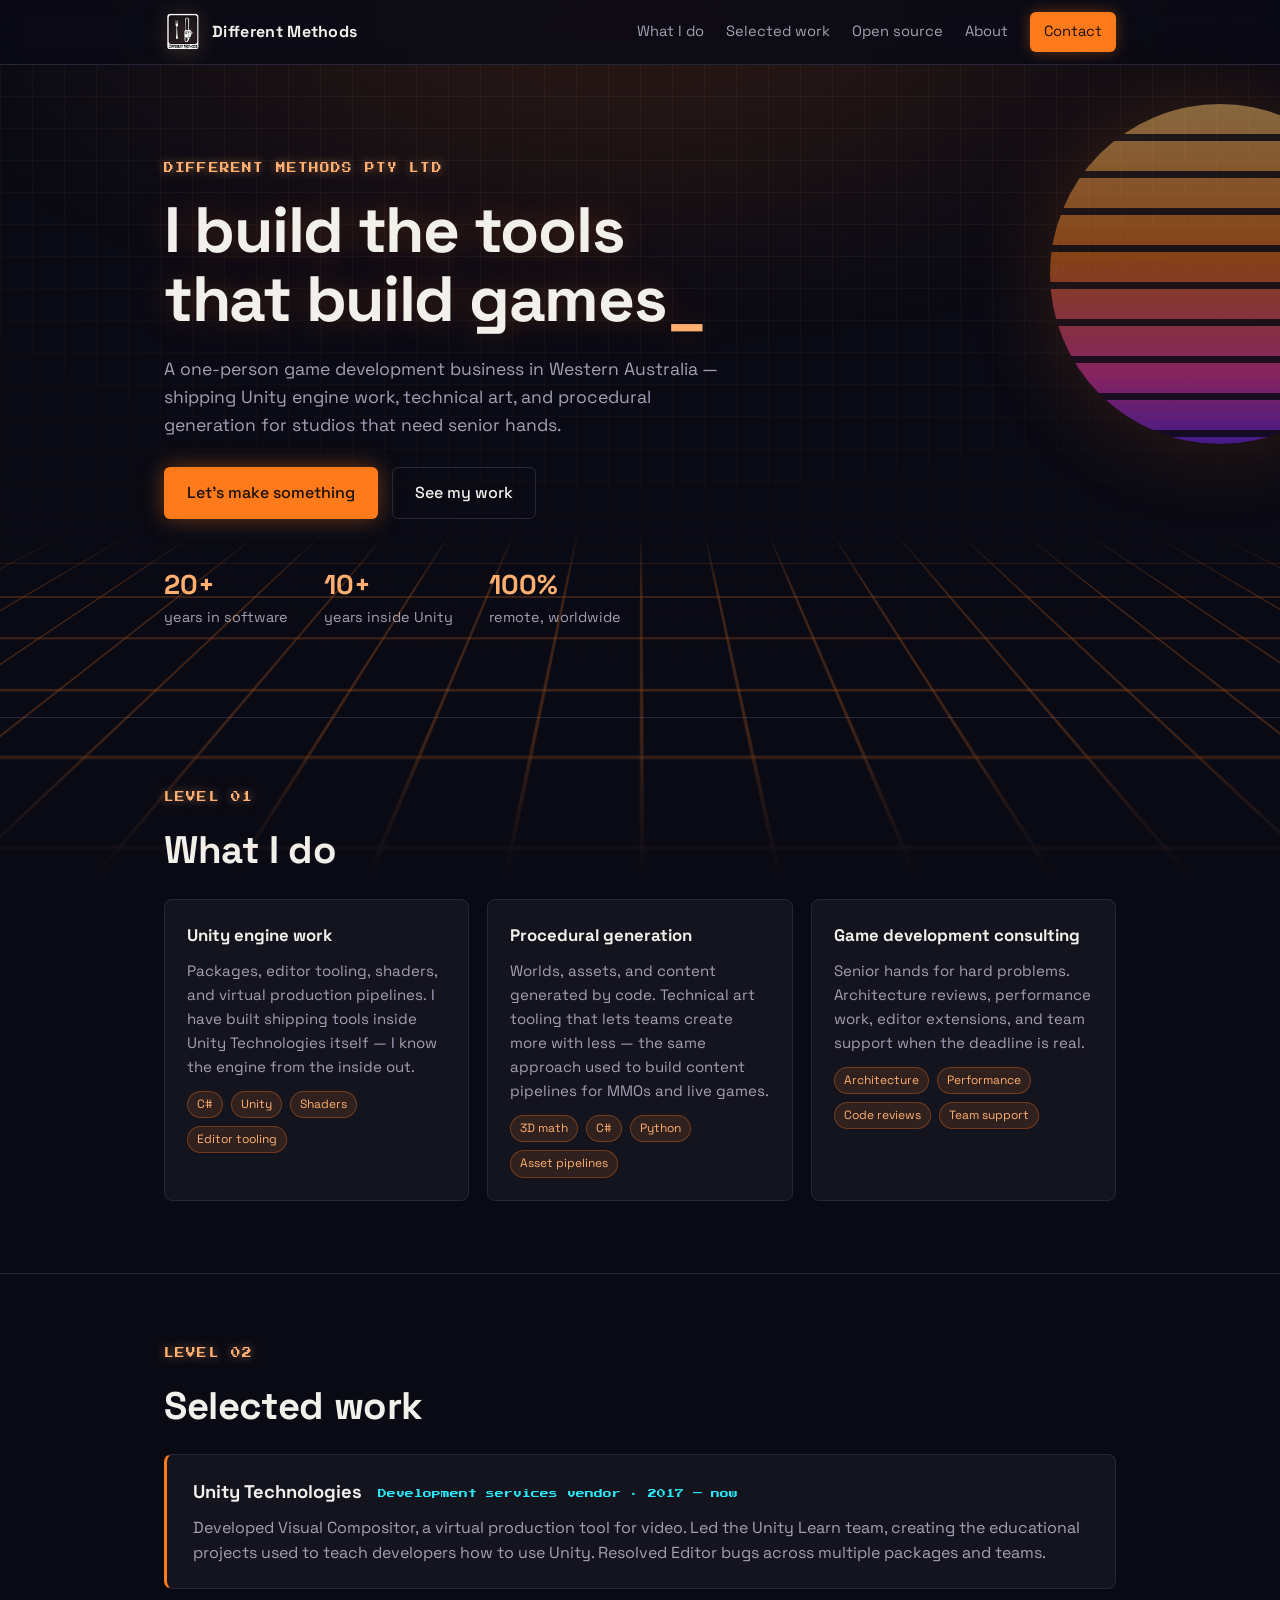
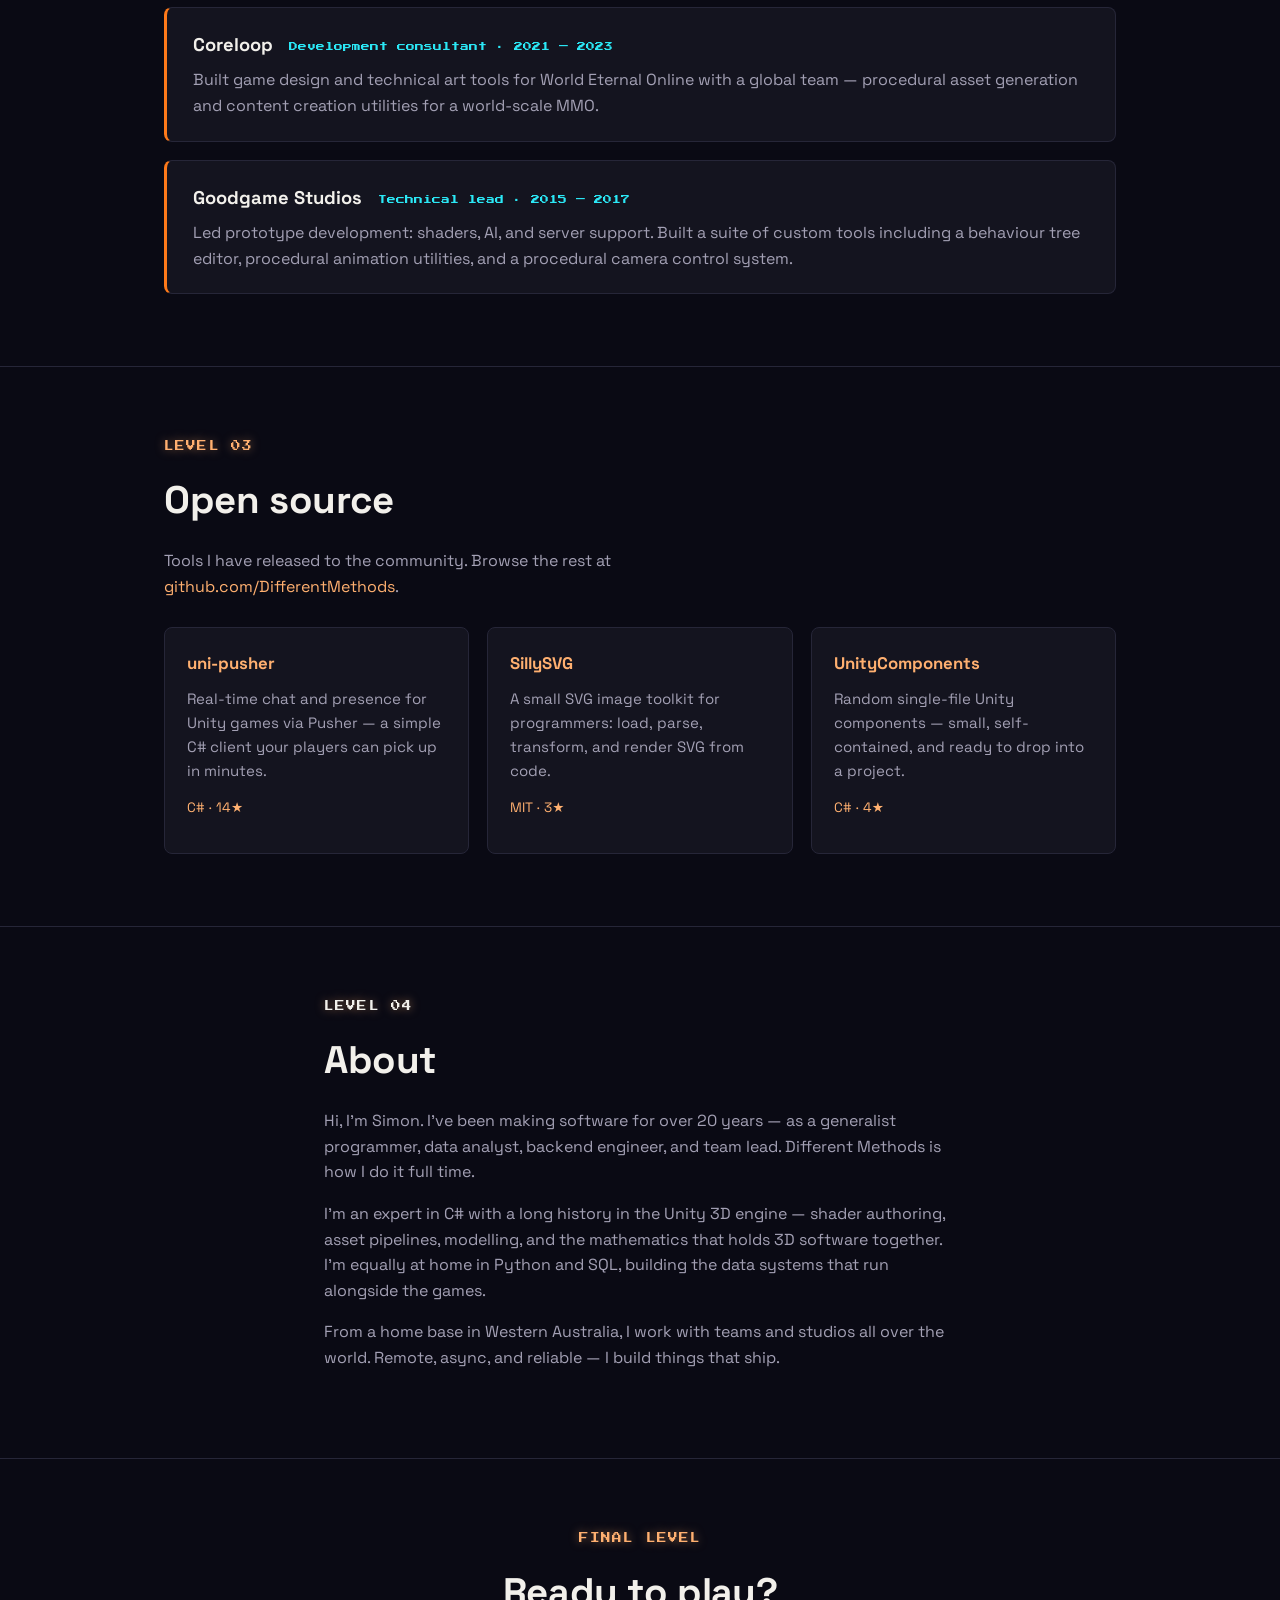
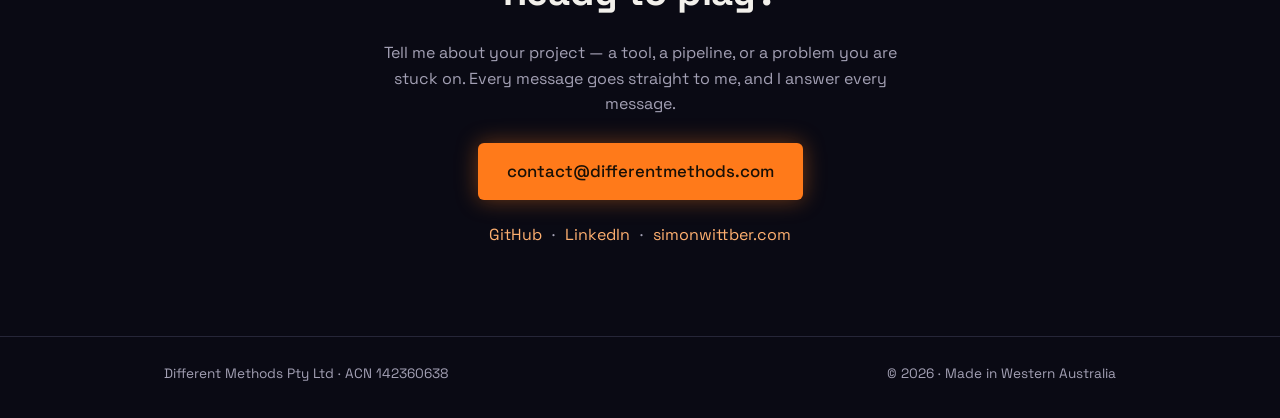
<file: index.html>
<!doctype html>
<html lang="en">
<head>
  <meta charset="utf-8">
  <meta name="viewport" content="width=device-width, initial-scale=1">
  <title>Different Methods — Unity Development &amp; Game Tools Studio</title>
  <meta name="description" content="Different Methods is Simon Wittber's game development business in Western Australia. Unity engine development, technical art, procedural generation, and game development consulting.">
  <meta name="theme-color" content="#0A0A14">
  <meta property="og:title" content="Different Methods — I build the tools that build games">
  <meta property="og:description" content="Unity engine development, technical art, and procedural generation for studios that need senior hands.">
  <meta property="og:type" content="website">
  <meta property="og:url" content="https://differentmethods.com">
  <meta property="og:image" content="https://differentmethods.com/dm.png">
  <link rel="icon" type="image/png" href="dm.png">
  <link rel="preconnect" href="https://fonts.googleapis.com">
  <link rel="preconnect" href="https://fonts.gstatic.com" crossorigin>
  <link href="https://fonts.googleapis.com/css2?family=Press+Start+2P&family=Space+Grotesk:wght@400;500;700&display=swap" rel="stylesheet">
  <link rel="stylesheet" href="style.css">
  <script type="application/ld+json">
  {
    "@context": "https://schema.org",
    "@type": "Organization",
    "name": "Different Methods Pty Ltd",
    "url": "https://differentmethods.com",
    "email": "contact@differentmethods.com",
    "logo": "https://differentmethods.com/dm.png",
    "founder": "Simon Wittber",
    "address": { "@type": "PostalAddress", "addressRegion": "Western Australia", "addressCountry": "AU" },
    "sameAs": [
      "https://github.com/DifferentMethods",
      "https://www.linkedin.com/in/simonwittber"
    ]
  }
  </script>
</head>
<body>
  <div class="bg-grid" aria-hidden="true"></div>

  <header class="site-header">
    <div class="wrap header-inner">
      <a class="logo" href="#top">
        <img class="logo-mark" src="dm.png" alt="" width="38" height="38">
        <span class="logo-text">Different&nbsp;Methods</span>
      </a>
      <nav class="nav" id="nav">
        <a href="#work">What I do</a>
        <a href="#selected">Selected work</a>
        <a href="#open-source">Open source</a>
        <a href="#about">About</a>
        <a href="#contact" class="nav-cta">Contact</a>
      </nav>
      <button class="nav-toggle" id="nav-toggle" aria-label="Toggle menu" aria-expanded="false">☰</button>
    </div>
  </header>

  <main id="top">
    <section class="hero">
      <div class="wrap">
        <p class="eyebrow pixel">DIFFERENT METHODS PTY LTD</p>
        <h1>I build the tools<br>that build games<span class="cursor" aria-hidden="true">_</span></h1>
        <p class="lede">
          A one-person game development business in Western Australia — shipping
          Unity engine work, technical art, and procedural generation for
          studios that need senior hands.
        </p>
        <div class="hero-cta">
          <a class="btn btn-primary" href="mailto:contact@differentmethods.com?subject=Let's make something">Let's make something</a>
          <a class="btn" href="#selected">See my work</a>
        </div>
        <ul class="stats" aria-label="Studio stats">
          <li><strong>20+</strong><span>years in software</span></li>
          <li><strong>10+</strong><span>years inside Unity</span></li>
          <li><strong>100%</strong><span>remote, worldwide</span></li>
        </ul>
      </div>
    </section>

    <section id="work" class="section">
      <div class="wrap">
        <p class="level pixel">LEVEL 01</p>
        <h2>What I do</h2>
        <div class="cards">
          <article class="card">
            <h3>Unity engine work</h3>
            <p>Packages, editor tooling, shaders, and virtual production pipelines. I have built shipping tools inside Unity Technologies itself — I know the engine from the inside out.</p>
            <ul class="tags">
              <li>C#</li>
              <li>Unity</li>
              <li>Shaders</li>
              <li>Editor tooling</li>
            </ul>
          </article>
          <article class="card">
            <h3>Procedural generation</h3>
            <p>Worlds, assets, and content generated by code. Technical art tooling that lets teams create more with less — the same approach used to build content pipelines for MMOs and live games.</p>
            <ul class="tags">
              <li>3D math</li>
              <li>C#</li>
              <li>Python</li>
              <li>Asset pipelines</li>
            </ul>
          </article>
          <article class="card">
            <h3>Game development consulting</h3>
            <p>Senior hands for hard problems. Architecture reviews, performance work, editor extensions, and team support when the deadline is real.</p>
            <ul class="tags">
              <li>Architecture</li>
              <li>Performance</li>
              <li>Code reviews</li>
              <li>Team support</li>
            </ul>
          </article>
        </div>
      </div>
    </section>

    <section id="selected" class="section">
      <div class="wrap">
        <p class="level pixel">LEVEL 02</p>
        <h2>Selected work</h2>
        <div class="quests">
          <article class="quest">
            <div class="quest-head">
              <h3>Unity Technologies</h3>
              <span class="quest-meta">Development services vendor · 2017 — now</span>
            </div>
            <p>
              Developed Visual Compositor, a virtual production tool for video.
              Led the Unity Learn team, creating the educational projects used
              to teach developers how to use Unity. Resolved Editor bugs across
              multiple packages and teams.
            </p>
          </article>
          <article class="quest">
            <div class="quest-head">
              <h3>Coreloop</h3>
              <span class="quest-meta">Development consultant · 2021 — 2023</span>
            </div>
            <p>
              Built game design and technical art tools for World Eternal
              Online with a global team — procedural asset generation and
              content creation utilities for a world-scale MMO.
            </p>
          </article>
          <article class="quest">
            <div class="quest-head">
              <h3>Goodgame Studios</h3>
              <span class="quest-meta">Technical lead · 2015 — 2017</span>
            </div>
            <p>
              Led prototype development: shaders, AI, and server support.
              Built a suite of custom tools including a behaviour tree editor,
              procedural animation utilities, and a procedural camera control
              system.
            </p>
          </article>
        </div>
      </div>
    </section>

    <section id="open-source" class="section">
      <div class="wrap">
        <p class="level pixel">LEVEL 03</p>
        <h2>Open source</h2>
        <p class="section-lede">
          Tools I have released to the community. Browse the rest at
          <a href="https://github.com/DifferentMethods">github.com/DifferentMethods</a>.
        </p>
        <div class="cards">
          <article class="card">
            <h3><a href="https://github.com/DifferentMethods/uni-pusher">uni-pusher</a></h3>
            <p>Real-time chat and presence for Unity games via Pusher — a simple C# client your players can pick up in minutes.</p>
            <p class="card-link"><a href="https://github.com/DifferentMethods/uni-pusher">C# · 14★</a></p>
          </article>
          <article class="card">
            <h3><a href="https://github.com/DifferentMethods/SillySVG">SillySVG</a></h3>
            <p>A small SVG image toolkit for programmers: load, parse, transform, and render SVG from code.</p>
            <p class="card-link"><a href="https://github.com/DifferentMethods/SillySVG">MIT · 3★</a></p>
          </article>
          <article class="card">
            <h3><a href="https://github.com/DifferentMethods/UnityComponents">UnityComponents</a></h3>
            <p>Random single-file Unity components — small, self-contained, and ready to drop into a project.</p>
            <p class="card-link"><a href="https://github.com/DifferentMethods/UnityComponents">C# · 4★</a></p>
          </article>
        </div>
      </div>
    </section>

    <section id="about" class="section">
      <div class="wrap narrow">
        <p class="level pixel">LEVEL 04</p>
        <h2>About</h2>
        <p>
          Hi, I'm Simon. I've been making software for over 20 years — as a
          generalist programmer, data analyst, backend engineer, and team
          lead. Different Methods is how I do it full time.
        </p>
        <p>
          I'm an expert in C# with a long history in the Unity 3D engine —
          shader authoring, asset pipelines, modelling, and the mathematics
          that holds 3D software together. I'm equally at home in Python and
          SQL, building the data systems that run alongside the games.
        </p>
        <p>
          From a home base in Western Australia, I work with teams and
          studios all over the world. Remote, async, and reliable — I build
          things that ship.
        </p>
      </div>
    </section>

    <section id="contact" class="section">
      <div class="wrap narrow contact">
        <p class="level pixel">FINAL LEVEL</p>
        <h2>Ready to play?</h2>
        <p class="section-lede">
          Tell me about your project — a tool, a pipeline, or a problem you
          are stuck on. Every message goes straight to me, and I answer every message.
        </p>
        <a class="btn btn-primary btn-big" href="mailto:contact@differentmethods.com?subject=Project inquiry — differentmethods.com">contact@differentmethods.com</a>
        <p class="contact-alt">
          <a href="https://github.com/DifferentMethods">GitHub</a>
          <span aria-hidden="true">·</span>
          <a href="https://www.linkedin.com/in/simonwittber">LinkedIn</a>
          <span aria-hidden="true">·</span>
          <a href="https://simonwittber.com">simonwittber.com</a>
        </p>
      </div>
    </section>
  </main>

  <footer class="site-footer">
    <div class="wrap footer-inner">
      <span>Different Methods Pty Ltd · ACN 142360638</span>
      <span>© <span id="year">2026</span> · Made in Western Australia</span>
    </div>
  </footer>

  <script>
    const toggle = document.getElementById('nav-toggle');
    const nav = document.getElementById('nav');
    toggle.addEventListener('click', () => {
      const open = nav.classList.toggle('open');
      toggle.setAttribute('aria-expanded', String(open));
    });
    nav.addEventListener('click', (e) => {
      if (e.target.tagName === 'A') {
        nav.classList.remove('open');
        toggle.setAttribute('aria-expanded', 'false');
      }
    });
    const year = document.getElementById('year');
    if (year) year.textContent = String(new Date().getFullYear());
  </script>
</body>
</html>
</file>
<file: style.css>
:root {
  --bg: #0A0A14;
  --bg-soft: #10101E;
  --panel: #14141F;
  --line: #262638;
  --text: #F2F0EB;
  --text-dim: #A3A0B4;
  --accent: #FF7A1A;
  --accent-soft: #FFB070;
  --pink: #FF3CAC;
  --cyan: #2BE8F6;
}

* { box-sizing: border-box; }

html { scroll-behavior: smooth; }

body {
  margin: 0;
  background: var(--bg);
  color: var(--text);
  font-family: 'Space Grotesk', system-ui, sans-serif;
  line-height: 1.6;
  overflow-x: hidden;
}

a { color: var(--accent-soft); text-decoration: none; }
a:hover { color: var(--text); }

.pixel {
  font-family: 'Press Start 2P', monospace;
  font-size: 0.6rem;
  letter-spacing: 0.12em;
  color: var(--accent-soft);
  text-shadow: 0 0 10px rgba(255, 176, 112, 0.55);
}

.wrap {
  max-width: 1000px;
  margin: 0 auto;
  padding: 0 24px;
}

.wrap.narrow { max-width: 680px; }

/* ---------- background grid ---------- */
.bg-grid {
  position: fixed;
  inset: 0;
  z-index: -1;
  background-image:
    radial-gradient(ellipse 85% 55% at 50% 0%, rgba(255, 122, 26, 0.14), transparent 70%),
    linear-gradient(rgba(255, 176, 112, 0.06) 1px, transparent 1px),
    linear-gradient(90deg, rgba(255, 176, 112, 0.06) 1px, transparent 1px);
  background-size: 100% 100%, 32px 32px, 32px 32px;
  -webkit-mask-image: radial-gradient(ellipse 95% 75% at 50% 0%, black 25%, transparent 100%);
  mask-image: radial-gradient(ellipse 95% 75% at 50% 0%, black 25%, transparent 100%);
}

/* ---------- header ---------- */
.site-header {
  position: sticky;
  top: 0;
  z-index: 10;
  background: rgba(10, 10, 20, 0.85);
  backdrop-filter: blur(8px);
  border-bottom: 1px solid var(--line);
}

.header-inner {
  display: flex;
  align-items: center;
  justify-content: space-between;
  gap: 16px;
  height: 64px;
}

.logo {
  display: flex;
  align-items: center;
  gap: 10px;
  color: var(--text);
}

.logo-mark {
  width: 38px;
  height: 38px;
  border-radius: 8px;
  filter: drop-shadow(0 0 10px rgba(255, 176, 112, 0.35));
}

.logo-text {
  font-weight: 700;
  letter-spacing: 0.02em;
}

.nav {
  display: flex;
  align-items: center;
  gap: 22px;
  font-size: 0.92rem;
}

.nav a { color: var(--text-dim); }
.nav a:hover { color: var(--text); }

.nav-cta {
  color: #191006 !important;
  background: var(--accent);
  padding: 8px 14px;
  border-radius: 6px;
  box-shadow: 0 0 14px rgba(255, 122, 26, 0.35);
}
.nav-cta:hover { background: var(--accent-soft); color: #191006 !important; }

.nav-toggle {
  display: none;
  background: none;
  border: 1px solid var(--line);
  color: var(--text);
  font-size: 1.2rem;
  line-height: 1;
  padding: 8px 10px;
  border-radius: 6px;
  cursor: pointer;
}

/* ---------- hero ---------- */
.hero {
  position: relative;
  padding: 96px 0 88px;
}

/* retro sun */
.hero::before {
  content: "";
  position: absolute;
  top: 6%;
  right: -110px;
  width: 340px;
  height: 340px;
  border-radius: 50%;
  background:
    repeating-linear-gradient(to bottom, transparent 0 30px, rgba(10, 10, 20, 0.85) 30px 37px),
    linear-gradient(to bottom, #FFC46B 0%, #FF7A1A 45%, #FF3CAC 80%, #7B2BF9 100%);
  opacity: 0.5;
  box-shadow: 0 0 90px rgba(255, 122, 26, 0.35);
  pointer-events: none;
}

/* perspective floor */
.hero::after {
  content: "";
  position: absolute;
  left: -80%;
  right: -80%;
  bottom: -18%;
  height: 46%;
  background-image:
    linear-gradient(to bottom, rgba(255, 122, 26, 0.4) 2px, transparent 2px),
    linear-gradient(to right, rgba(255, 122, 26, 0.4) 2px, transparent 2px);
  background-size: 64px 48px;
  transform: perspective(480px) rotateX(58deg);
  transform-origin: top center;
  -webkit-mask-image: linear-gradient(to bottom, transparent, black 30%, black 75%, transparent);
  mask-image: linear-gradient(to bottom, transparent, black 30%, black 75%, transparent);
  opacity: 0.55;
  pointer-events: none;
}

.eyebrow { margin: 0 0 20px; }

.hero h1 {
  margin: 0 0 20px;
  font-size: clamp(2.2rem, 6vw, 4rem);
  line-height: 1.08;
  font-weight: 700;
  letter-spacing: -0.02em;
  text-shadow: 0 0 32px rgba(255, 122, 26, 0.25);
}

.cursor {
  color: var(--accent-soft);
  animation: blink 1.1s steps(1) infinite;
}

@keyframes blink { 50% { opacity: 0; } }

.lede {
  max-width: 560px;
  color: var(--text-dim);
  font-size: 1.1rem;
  margin: 0 0 28px;
}

.hero-cta {
  display: flex;
  flex-wrap: wrap;
  gap: 14px;
  margin-bottom: 44px;
}

.btn {
  display: inline-block;
  padding: 12px 22px;
  border-radius: 6px;
  border: 1px solid var(--line);
  color: var(--text);
  font-weight: 500;
  transition: transform 0.15s ease, box-shadow 0.15s ease, background 0.15s ease;
}

.btn:hover {
  transform: translateY(-2px);
  color: var(--text);
}

.btn-primary {
  border-color: transparent;
  background: var(--accent);
  color: #191006;
  box-shadow: 0 0 22px rgba(255, 122, 26, 0.4);
}

.btn-primary:hover { background: var(--accent-soft); color: #191006; }

.btn-big { font-size: 1.05rem; padding: 14px 28px; }

.stats {
  list-style: none;
  display: flex;
  flex-wrap: wrap;
  gap: 36px;
  margin: 0;
  padding: 0;
}

.stats li {
  display: flex;
  flex-direction: column;
}

.stats strong {
  font-size: 1.7rem;
  font-weight: 700;
  color: var(--accent-soft);
}

.stats span { color: var(--text-dim); font-size: 0.9rem; }

/* ---------- sections ---------- */
.section {
  padding: 72px 0;
  border-top: 1px solid var(--line);
}

.section .level {
  margin: 0 0 14px;
}

.section h2 {
  margin: 0 0 18px;
  font-size: clamp(1.6rem, 4vw, 2.4rem);
  letter-spacing: -0.01em;
}

.section-lede {
  color: var(--text-dim);
  max-width: 560px;
  margin: 0 0 28px;
}

#about p { color: var(--text-dim); }
#about p:first-of-type { color: var(--text); }

/* ---------- cards ---------- */
.cards {
  display: grid;
  grid-template-columns: repeat(3, 1fr);
  gap: 18px;
}

.card {
  background: var(--panel);
  border: 1px solid var(--line);
  border-radius: 8px;
  padding: 22px;
  transition: transform 0.15s ease, border-color 0.15s ease, box-shadow 0.15s ease;
}

.card:hover {
  transform: translateY(-3px);
  border-color: var(--accent);
  box-shadow: 0 0 18px rgba(255, 122, 26, 0.22);
}

.card h3 {
  margin: 0 0 10px;
  font-size: 1.05rem;
  font-weight: 700;
}

.card p {
  margin: 0 0 12px;
  color: var(--text-dim);
  font-size: 0.94rem;
}

.card .tags {
  list-style: none;
  display: flex;
  flex-wrap: wrap;
  gap: 8px;
  padding: 0;
  margin: 0;
}

.card .tags li {
  font-size: 0.75rem;
  color: var(--accent-soft);
  background: rgba(255, 122, 26, 0.12);
  border: 1px solid rgba(255, 122, 26, 0.32);
  padding: 3px 9px;
  border-radius: 999px;
}

.card-link a { font-size: 0.85rem; }

/* ---------- quests ---------- */
.quests {
  display: grid;
  gap: 18px;
}

.quest {
  background: var(--panel);
  border: 1px solid var(--line);
  border-left: 3px solid var(--accent);
  border-radius: 8px;
  padding: 22px 26px;
}

.quest-head {
  display: flex;
  flex-wrap: wrap;
  align-items: baseline;
  gap: 8px 16px;
  margin-bottom: 8px;
}

.quest h3 {
  margin: 0;
  font-size: 1.15rem;
}

.quest-meta {
  font-family: 'Press Start 2P', monospace;
  font-size: 0.55rem;
  color: var(--cyan);
}

.quest p {
  margin: 0;
  color: var(--text-dim);
}

/* ---------- contact ---------- */
.contact {
  text-align: center;
}

.contact .section-lede { margin: 0 auto 26px; }

.contact-alt {
  margin-top: 22px;
  color: var(--text-dim);
  display: flex;
  justify-content: center;
  gap: 10px;
  flex-wrap: wrap;
}

/* ---------- footer ---------- */
.site-footer {
  border-top: 1px solid var(--line);
  padding: 26px 0 34px;
}

.footer-inner {
  display: flex;
  flex-wrap: wrap;
  justify-content: space-between;
  gap: 8px 24px;
  color: var(--text-dim);
  font-size: 0.85rem;
}

/* ---------- responsive ---------- */
@media (max-width: 800px) {
  .cards { grid-template-columns: 1fr; }

  .nav-toggle { display: block; }

  .nav {
    position: absolute;
    top: 64px;
    left: 0;
    right: 0;
    display: none;
    flex-direction: column;
    align-items: flex-start;
    gap: 4px;
    background: var(--bg-soft);
    border-bottom: 1px solid var(--line);
    padding: 12px 24px;
  }

  .nav a { display: block; padding: 10px 0; }

  .nav.open { display: flex; }

  .hero { padding: 64px 0 56px; }
  .hero::before { display: none; }
  .section { padding: 52px 0; }
  .stats { gap: 24px; }
}

@media (prefers-reduced-motion: reduce) {
  html { scroll-behavior: auto; }
  .cursor { animation: none; }
  .btn, .card { transition: none; }
}
</file>
